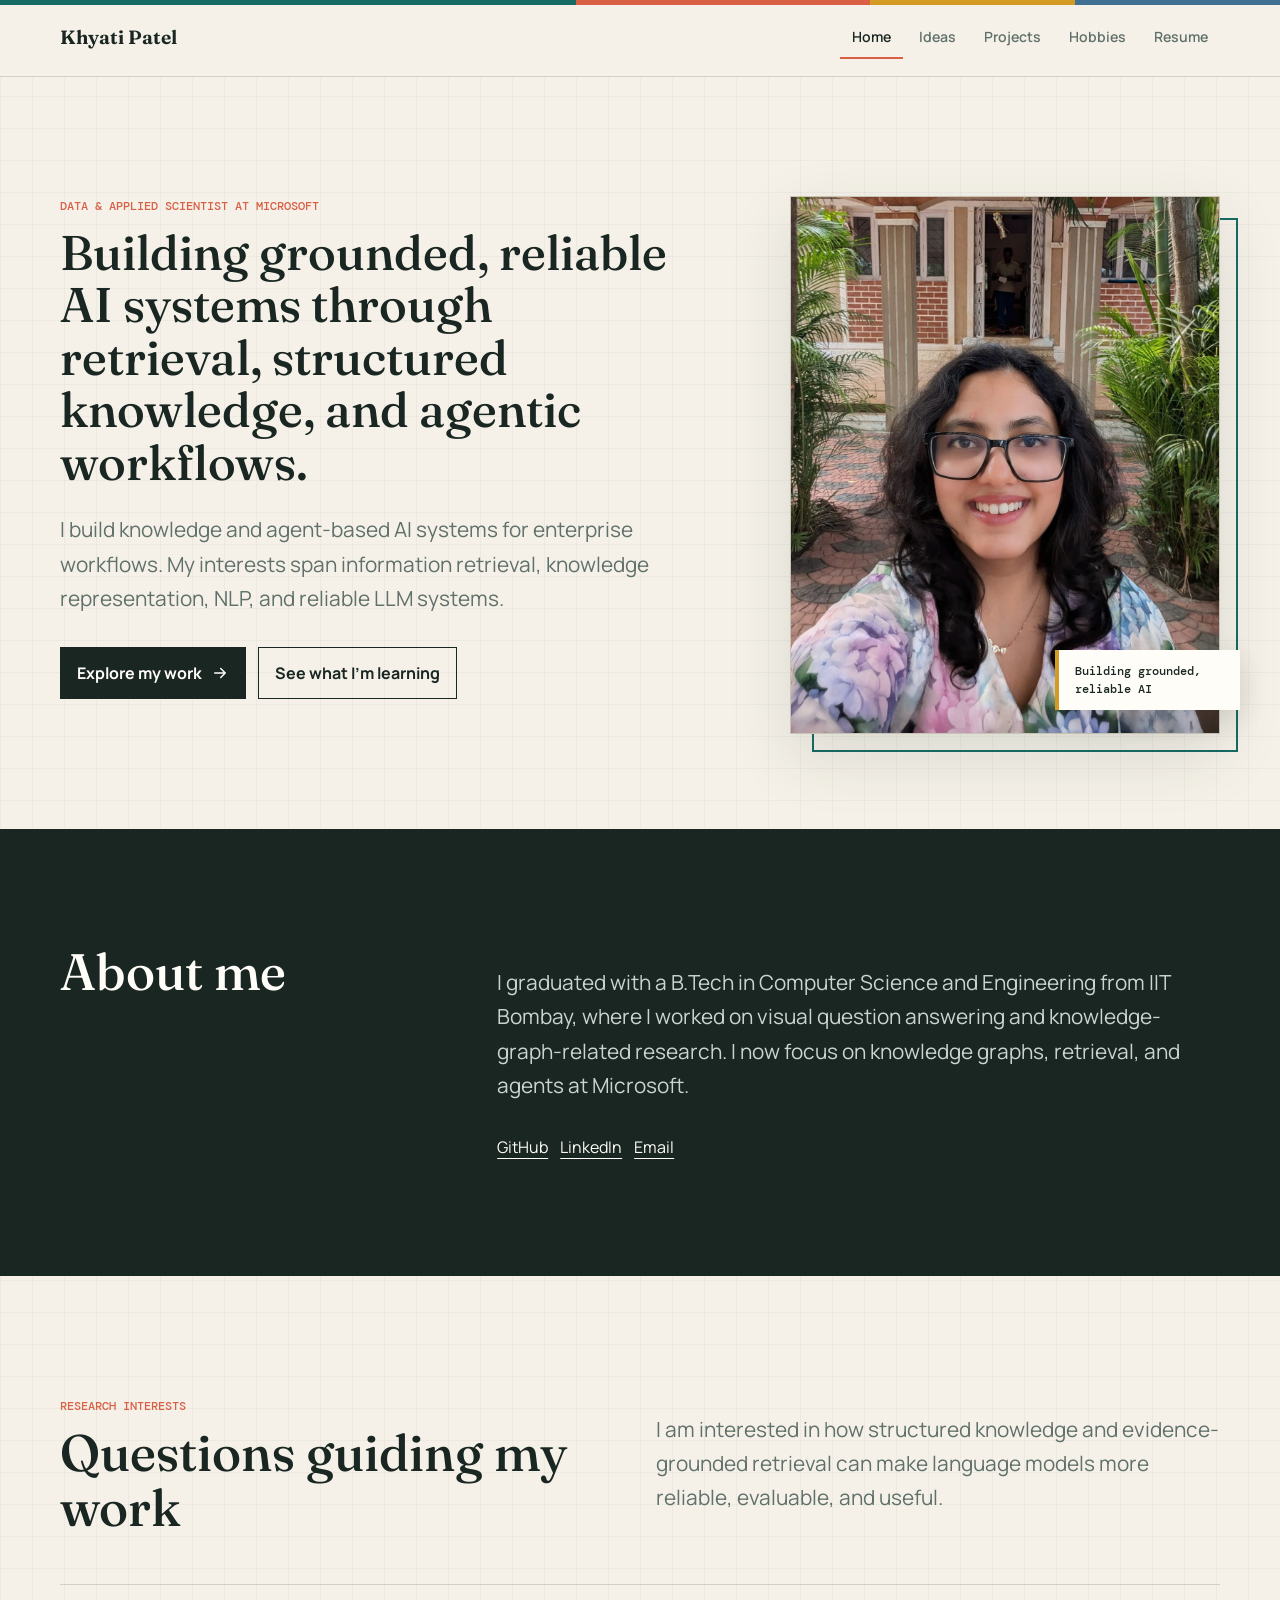
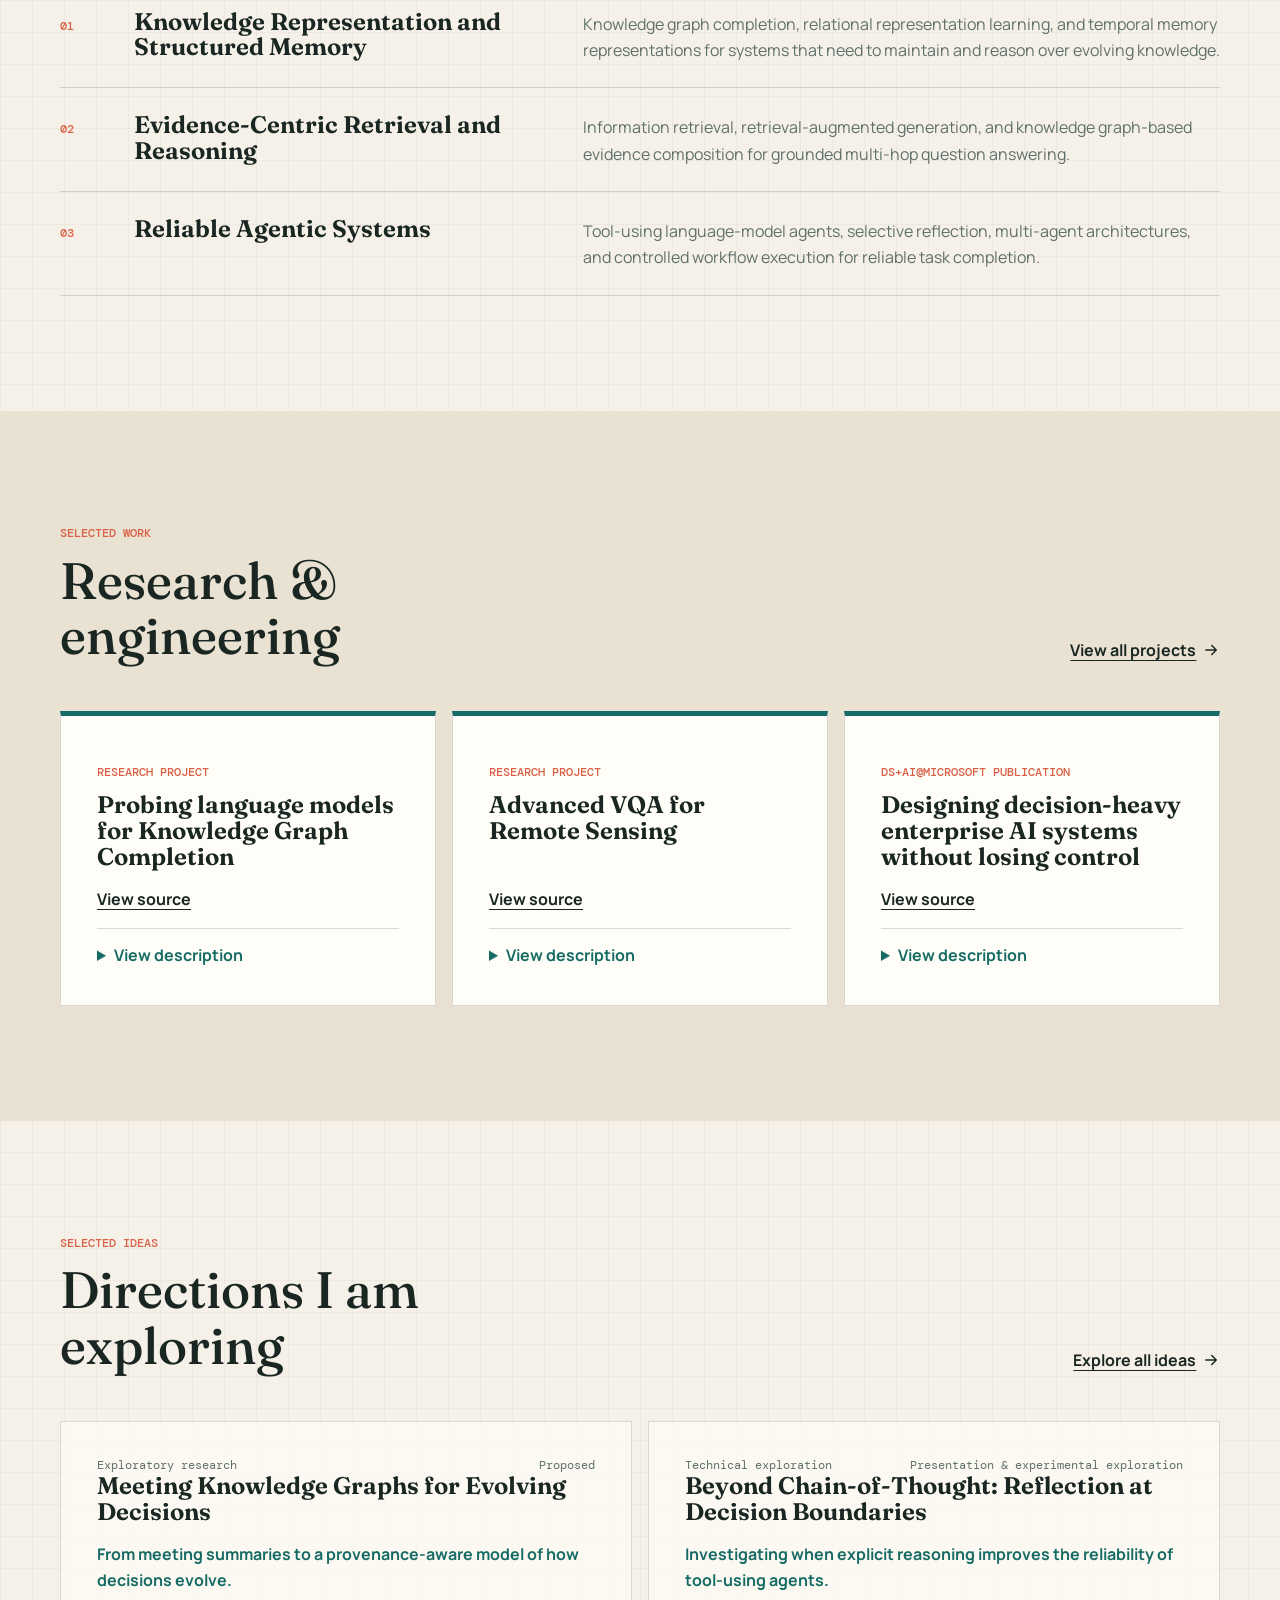
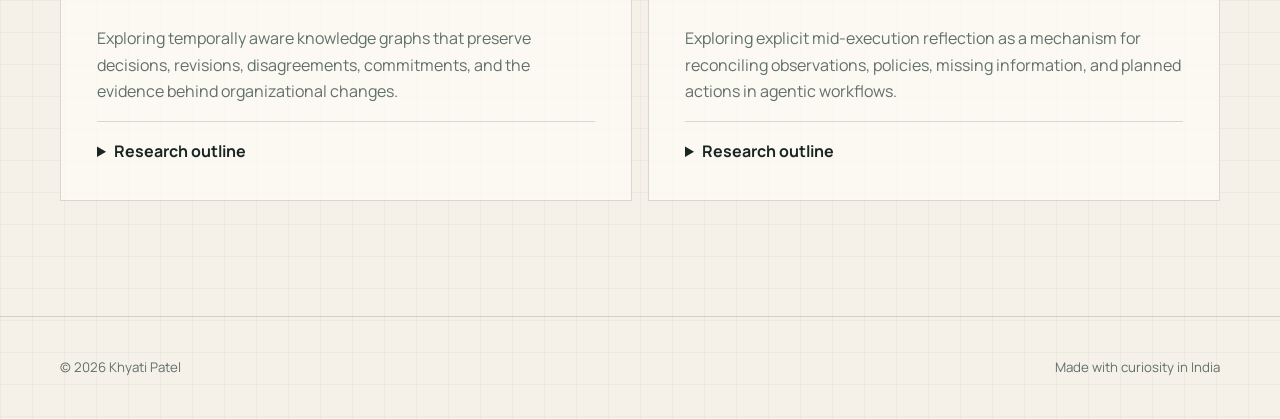
<file: index.html>
<!doctype html>
<html lang="en">
<head>
  <meta charset="utf-8">
  <meta name="viewport" content="width=device-width, initial-scale=1">
  <meta name="description" content="Research and engineering portfolio focused on knowledge graphs, retrieval, grounded LLM systems, and reliable agents.">
  <title>Your Name | Grounded & Reliable AI</title>
  <link rel="stylesheet" href="styles.css">
  <script src="site-data.js" defer></script>
  <script src="app.js" defer></script>
</head>
<body data-page="home">
  <div data-site-header></div>
  <main id="main-content" data-home></main>
  <div data-site-footer></div>
</body>
</html>
</file>
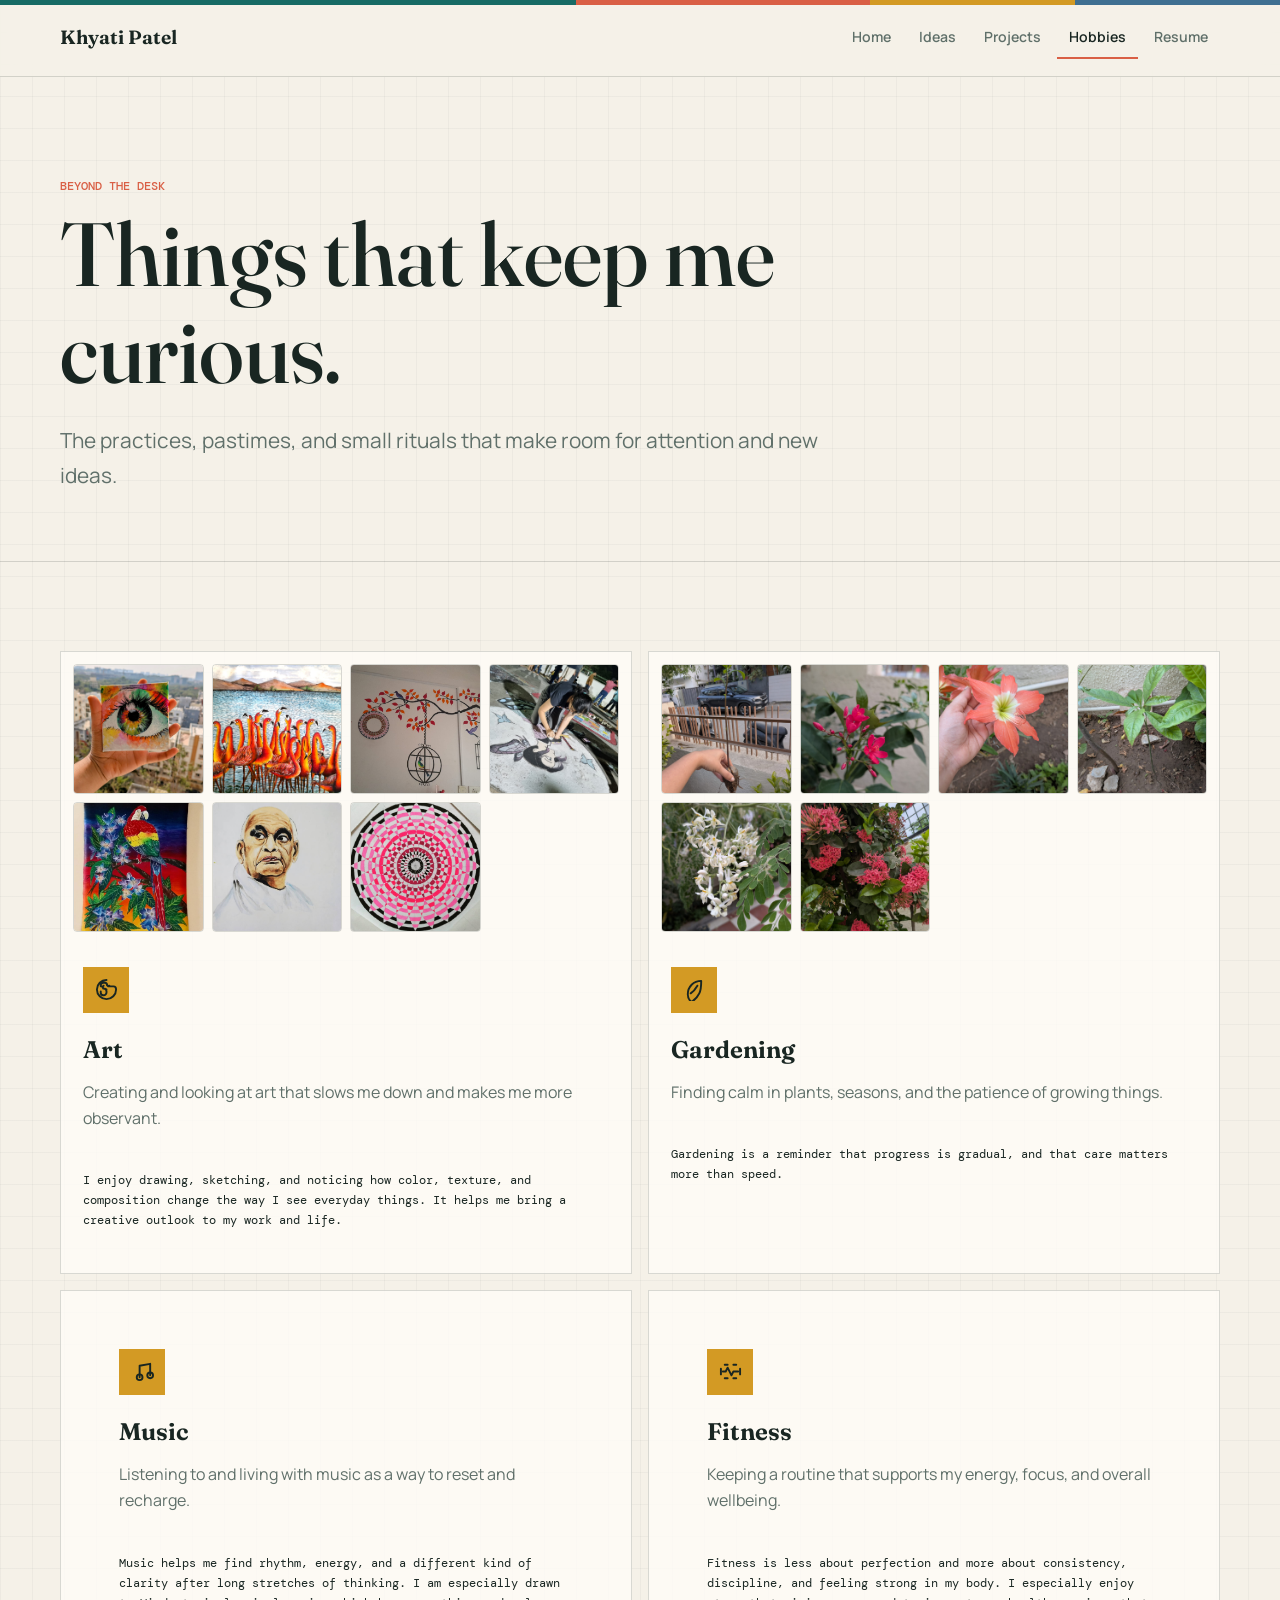
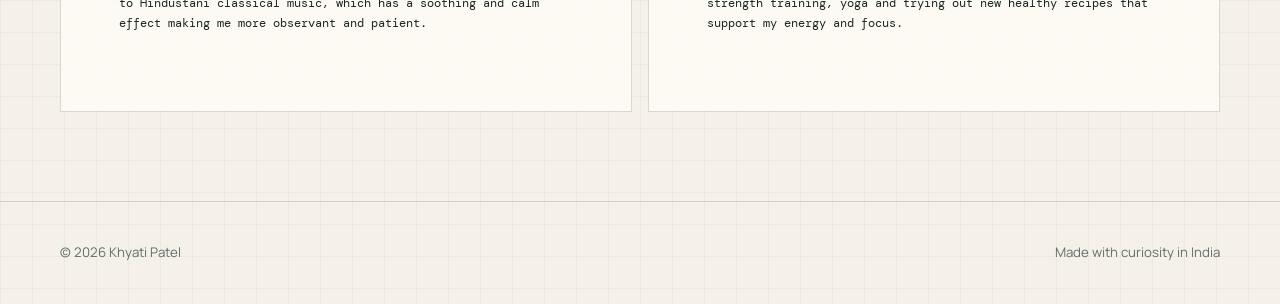
<file: hobbies.html>
<!doctype html>
<html lang="en">
<head>
  <meta charset="utf-8">
  <meta name="viewport" content="width=device-width, initial-scale=1">
  <meta name="description" content="The interests and hobbies that shape life beyond work.">
  <title>Your Name | Hobbies</title>
  <link rel="stylesheet" href="styles.css">
  <script src="site-data.js" defer></script>
  <script src="app.js" defer></script>
</head>
<body data-page="hobbies">
  <div data-site-header></div>
  <main id="main-content">
    <header class="page-heading">
      <div class="shell reveal">
        <p class="eyebrow">Beyond the desk</p>
        <h1>Things that keep me curious.</h1>
        <p class="lede">The practices, pastimes, and small rituals that make room for attention and new ideas.</p>
      </div>
    </header>
    <section class="shell page-content">
      <div class="hobby-grid" data-hobbies></div>
    </section>
  </main>
  <div data-site-footer></div>
</body>
</html>
</file>
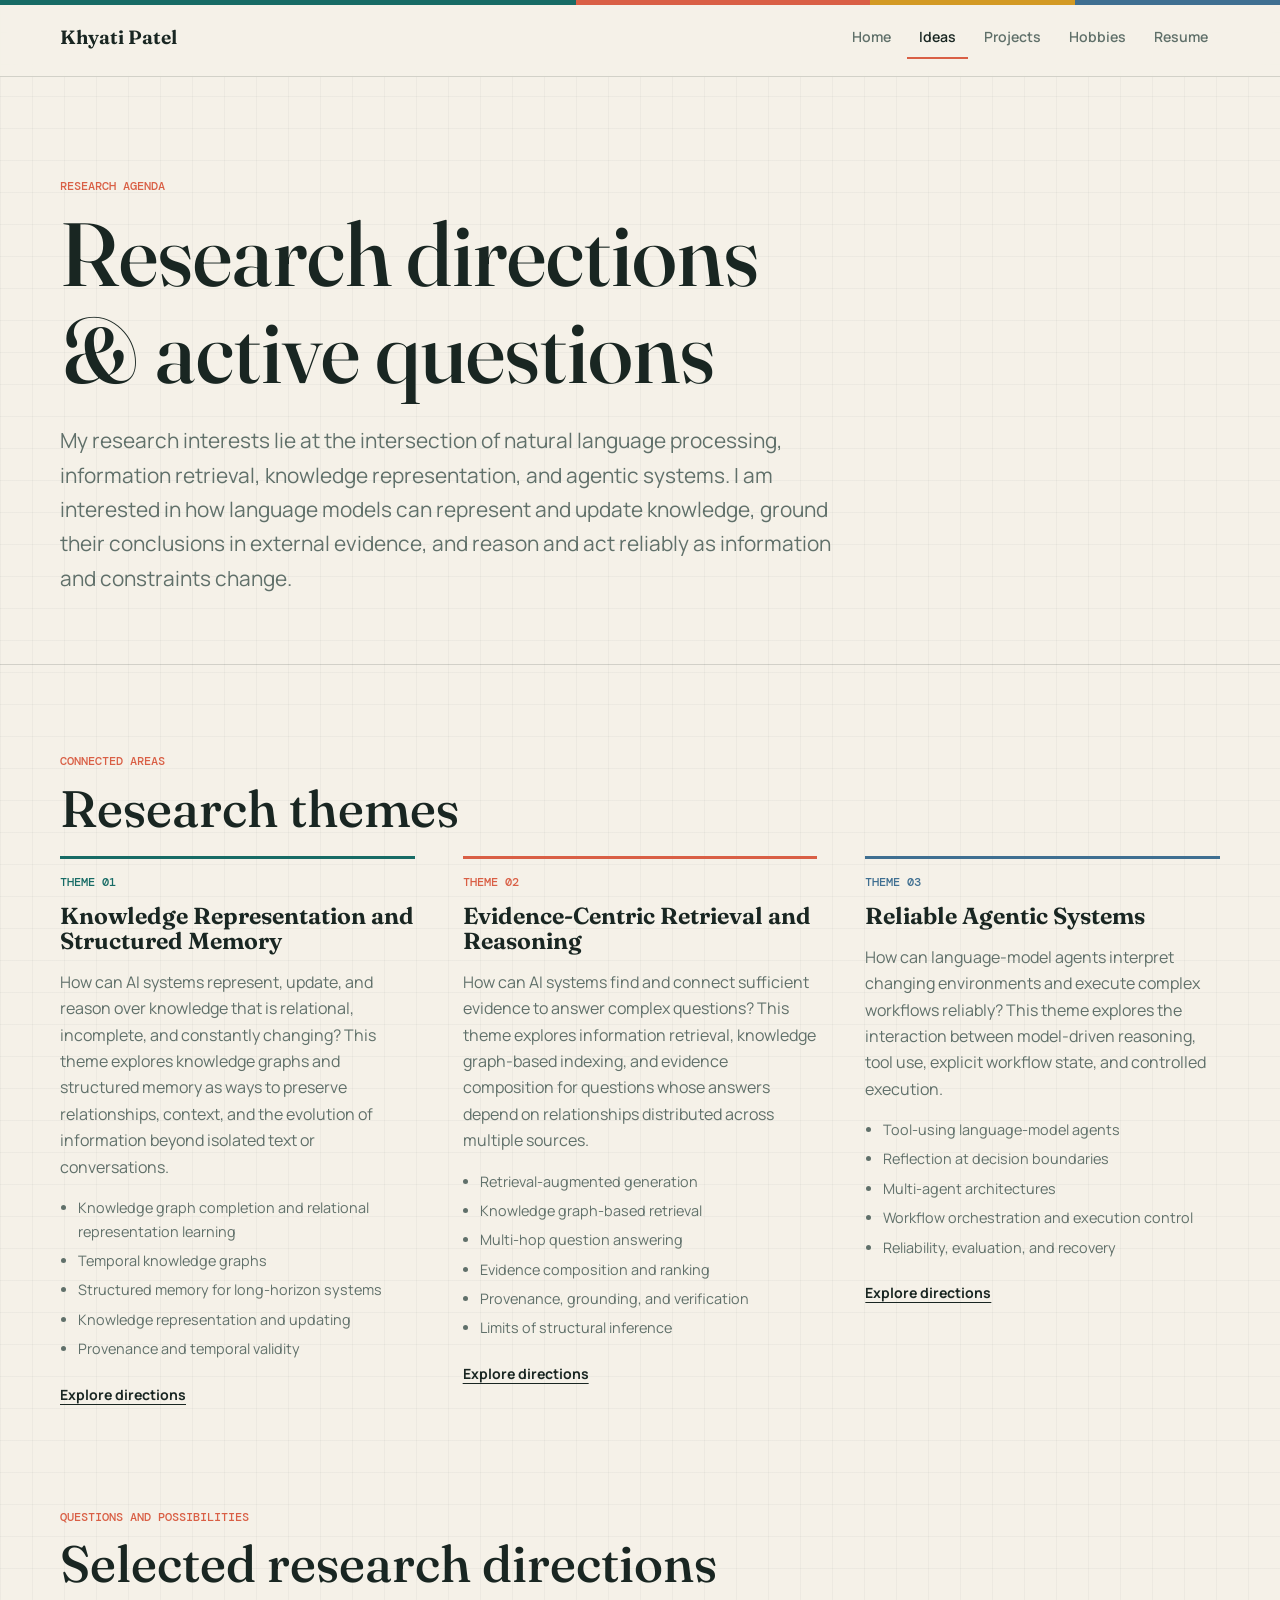
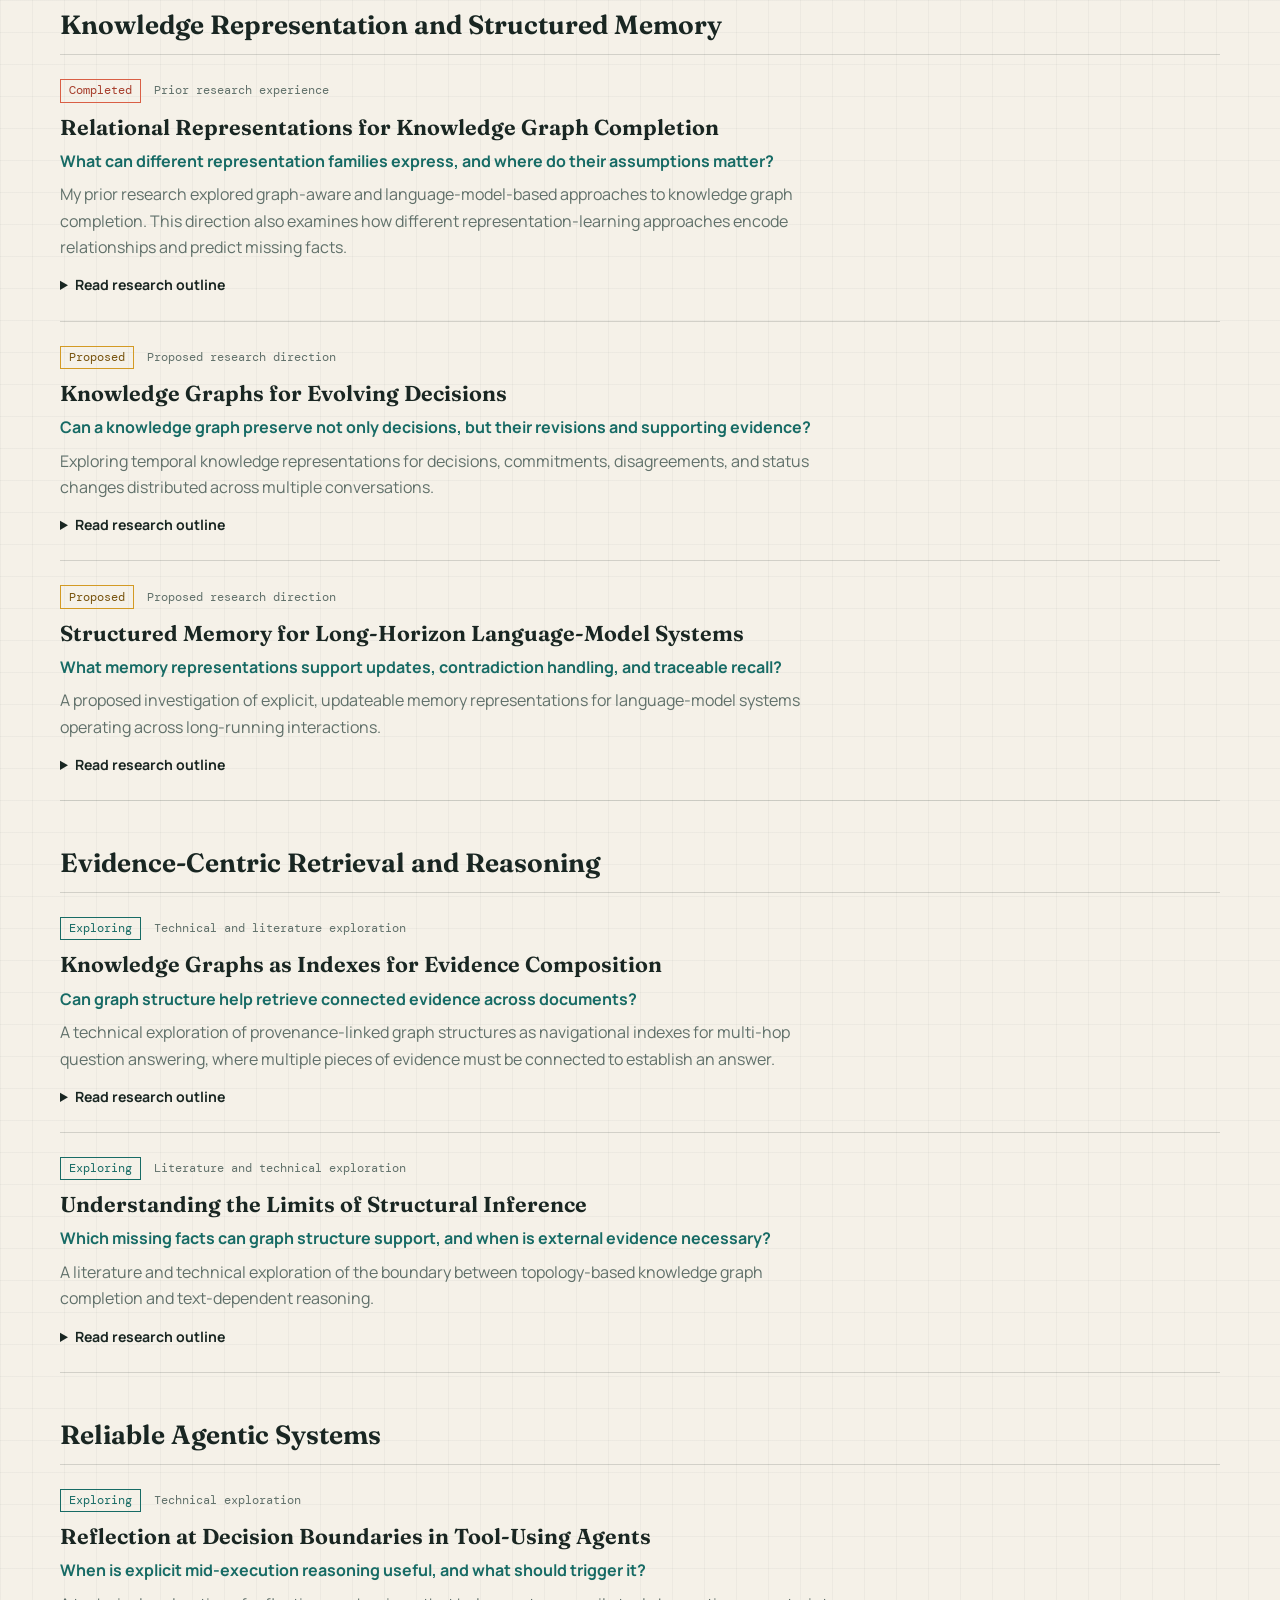
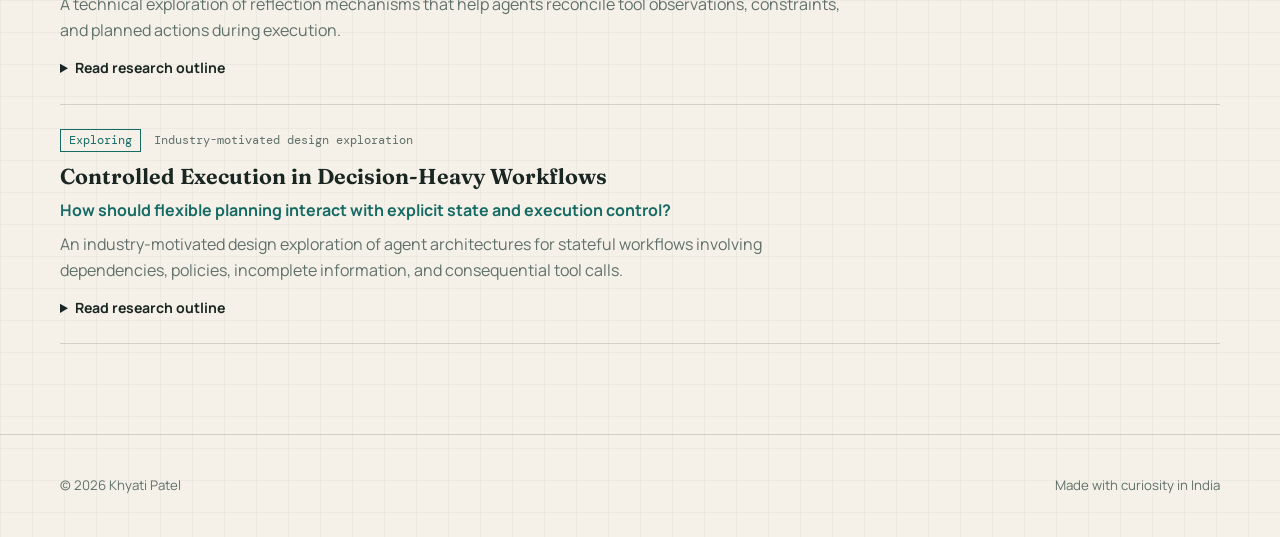
<file: interests.html>
<!doctype html>
<html lang="en">
<head>
  <meta charset="utf-8">
  <meta name="viewport" content="width=device-width, initial-scale=1">
  <meta name="description" content="Research themes and selected directions in structured knowledge, evidence-centric retrieval, and reliable agentic systems.">
  <title>Your Name | Research Agenda</title>
  <link rel="stylesheet" href="styles.css">
  <script src="site-data.js" defer></script>
  <script src="app.js" defer></script>
</head>
<body data-page="interests">
  <div data-site-header></div>
  <main id="main-content">
    <header class="page-heading">
      <div class="shell reveal">
        <p class="eyebrow">Research agenda</p>
        <h1>Reliable language-model systems.</h1>
        <p class="lede" data-research-introduction></p>
      </div>
    </header>
    <section class="shell page-content">
      <section class="research-section" aria-labelledby="research-themes-heading">
        <p class="eyebrow">Connected areas</p>
        <h2 id="research-themes-heading">Research themes</h2>
        <div class="research-themes" data-research-themes></div>
      </section>
      <section class="research-section directions-section" aria-labelledby="research-directions-heading">
        <p class="eyebrow">Questions and possibilities</p>
        <h2 id="research-directions-heading">Selected research directions</h2>
        <div class="research-directions" data-research-directions></div>
      </section>
    </section>
  </main>
  <div data-site-footer></div>
</body>
</html>
</file>
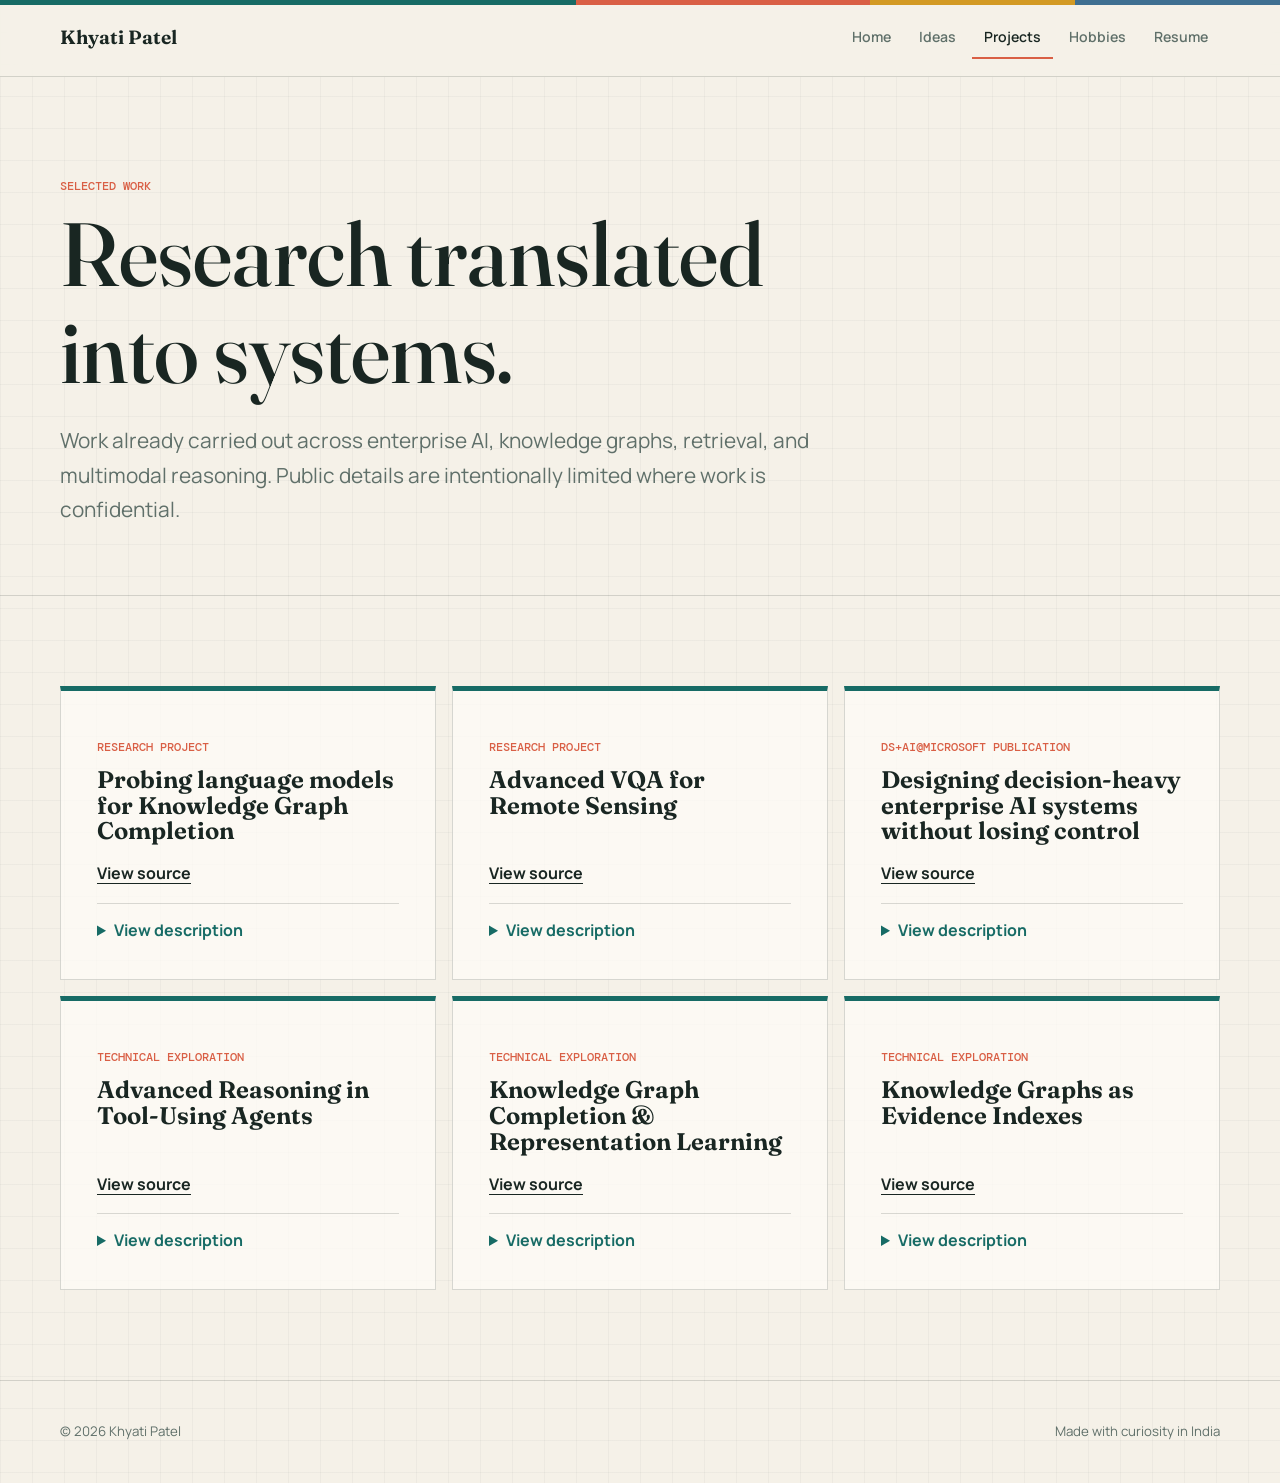
<file: projects.html>
<!doctype html>
<html lang="en">
<head>
  <meta charset="utf-8">
  <meta name="viewport" content="width=device-width, initial-scale=1">
  <meta name="description" content="Research and engineering projects spanning enterprise agents, knowledge graphs, RAG, and multimodal reasoning.">
  <title>Your Name | Research & Engineering Projects</title>
  <link rel="stylesheet" href="styles.css">
  <script src="site-data.js" defer></script>
  <script src="app.js" defer></script>
</head>
<body data-page="projects">
  <div data-site-header></div>
  <main id="main-content">
    <header class="page-heading">
      <div class="shell reveal">
        <p class="eyebrow">Selected work</p>
        <h1>Research translated into systems.</h1>
        <p class="lede">Work already carried out across enterprise AI, knowledge graphs, retrieval, and multimodal reasoning. Public details are intentionally limited where work is confidential.</p>
      </div>
    </header>
    <section class="shell page-content">
      <div class="project-grid" data-projects></div>
    </section>
  </main>
  <div data-site-footer></div>
</body>
</html>
</file>
<file: styles.css>
@import url('https://fonts.googleapis.com/css2?family=DM+Mono:wght@400;500&family=Fraunces:opsz,wght@9..144,500;9..144,650&family=Manrope:wght@400;500;600;700&display=swap');

:root {
  --ink: #192622;
  --muted: #60706a;
  --paper: #f5f1e8;
  --paper-deep: #e9e1d2;
  --white: #fffdf8;
  --teal: #176b65;
  --coral: #d95f45;
  --gold: #d39a24;
  --blue: #3f6f91;
  --line: rgba(25, 38, 34, 0.16);
  --shadow: 0 22px 60px rgba(30, 50, 43, 0.12);
  --max-width: 1160px;
}

* { box-sizing: border-box; }
html { scroll-behavior: smooth; }
body {
  margin: 0;
  color: var(--ink);
  background:
    linear-gradient(rgba(25, 38, 34, 0.035) 1px, transparent 1px),
    linear-gradient(90deg, rgba(25, 38, 34, 0.035) 1px, transparent 1px),
    var(--paper);
  background-size: 32px 32px;
  font-family: "Manrope", sans-serif;
  line-height: 1.65;
}

body::before {
  content: "";
  position: fixed;
  inset: 0 0 auto;
  height: 5px;
  background: linear-gradient(90deg, var(--teal) 0 45%, var(--coral) 45% 68%, var(--gold) 68% 84%, var(--blue) 84%);
  z-index: 20;
}

a { color: inherit; }
img { display: block; max-width: 100%; }
button, a { -webkit-tap-highlight-color: transparent; }

.skip-link {
  position: fixed;
  top: -100px;
  left: 1rem;
  z-index: 30;
  padding: 0.7rem 1rem;
  background: var(--ink);
  color: var(--white);
}
.skip-link:focus { top: 1rem; }

.site-header {
  position: sticky;
  top: 0;
  z-index: 10;
  border-bottom: 1px solid var(--line);
  background: rgba(245, 241, 232, 0.93);
  backdrop-filter: blur(14px);
}
.nav-shell {
  width: min(calc(100% - 2rem), var(--max-width));
  min-height: 76px;
  margin: auto;
  display: flex;
  align-items: center;
  justify-content: space-between;
  gap: 2rem;
}
.wordmark {
  font-family: "Fraunces", serif;
  font-size: 1.2rem;
  font-weight: 650;
  text-decoration: none;
}
.site-nav { display: flex; gap: 0.25rem; }
.site-nav a {
  padding: 0.5rem 0.75rem;
  border-bottom: 2px solid transparent;
  color: var(--muted);
  font-size: 0.88rem;
  font-weight: 600;
  text-decoration: none;
}
.site-nav a:hover, .site-nav a:focus-visible, .site-nav a[aria-current="page"] {
  border-color: var(--coral);
  color: var(--ink);
}
.menu-button {
  display: none;
  width: 42px;
  height: 42px;
  border: 1px solid var(--line);
  background: transparent;
  color: var(--ink);
  cursor: pointer;
}
.menu-button svg { width: 20px; }

main { min-height: calc(100vh - 180px); }
.shell { width: min(calc(100% - 2rem), var(--max-width)); margin-inline: auto; }
.eyebrow {
  margin: 0 0 0.75rem;
  color: var(--coral);
  font: 500 0.75rem/1.2 "DM Mono", monospace;
  letter-spacing: 0;
  text-transform: uppercase;
}
h1, h2, h3 { margin-top: 0; font-family: "Fraunces", serif; line-height: 1.08; }
h1 { max-width: 13ch; margin-bottom: 1.5rem; font-size: clamp(2.8rem, 7vw, 6.5rem); font-weight: 500; }
h2 { margin-bottom: 1.25rem; font-size: clamp(2rem, 4vw, 3.7rem); font-weight: 500; }
h3 { font-size: 1.5rem; font-weight: 650; }
.lede { max-width: 62ch; color: var(--muted); font-size: clamp(1.05rem, 2vw, 1.3rem); }

.hero {
  min-height: calc(92vh - 76px);
  padding: clamp(2.5rem, 5vw, 4rem) 0 2.5rem;
  display: grid;
  grid-template-columns: minmax(0, 1.15fr) minmax(280px, 0.85fr);
  align-items: center;
  gap: clamp(2rem, 8vw, 7rem);
}
.hero-copy { padding-bottom: 2rem; }
.hero h1 { max-width: none; font-size: clamp(2.7rem, 3.8vw, 3.8rem); }
.hero-name { color: var(--teal); }
.hero-actions, .social-links { display: flex; flex-wrap: wrap; gap: 0.75rem; }
.hero-actions { margin-top: 2rem; }
.button {
  min-height: 46px;
  padding: 0.72rem 1rem;
  display: inline-flex;
  align-items: center;
  justify-content: center;
  gap: 0.55rem;
  border: 1px solid var(--ink);
  background: var(--ink);
  color: var(--white);
  font-weight: 700;
  text-decoration: none;
}
.button.secondary { background: transparent; color: var(--ink); }
.button:hover, .button:focus-visible { transform: translateY(-2px); box-shadow: 5px 5px 0 var(--gold); }
.button svg, .text-link svg { width: 18px; height: 18px; }

.portrait-wrap { position: relative; max-width: 430px; justify-self: end; }
.portrait-wrap::before {
  content: "";
  position: absolute;
  inset: 22px -18px -18px 22px;
  border: 2px solid var(--teal);
  z-index: -1;
}
.portrait {
  width: 100%;
  aspect-ratio: 4 / 5;
  object-fit: cover;
  border: 1px solid var(--line);
  box-shadow: var(--shadow);
  background: var(--paper-deep);
}
.availability {
  position: absolute;
  right: -1.25rem;
  bottom: 1.5rem;
  max-width: 185px;
  padding: 0.75rem 1rem;
  border-left: 4px solid var(--gold);
  background: var(--white);
  font: 500 0.78rem/1.45 "DM Mono", monospace;
  box-shadow: 0 10px 30px rgba(25, 38, 34, 0.15);
}

.intro-band { padding: clamp(4rem, 9vw, 8rem) 0; background: var(--ink); color: var(--white); }
.intro-grid { display: grid; grid-template-columns: 0.7fr 1.3fr; gap: 3rem; }
.intro-band .lede { color: #cbd4d0; }
.social-links { margin-top: 2rem; }
.social-links a { color: var(--white); text-underline-offset: 5px; }

.home-section { padding-block: clamp(4rem, 9vw, 8rem); }
.section-heading {
  margin-bottom: 3rem;
  display: grid;
  grid-template-columns: 1fr 1fr;
  align-items: end;
  gap: 2rem;
}
.section-heading h2 { margin-bottom: 0; }
.section-heading .text-link { justify-self: end; }
.interest-list { border-top: 1px solid var(--line); }
.interest-row {
  padding: 1.5rem 0;
  display: grid;
  grid-template-columns: 50px minmax(220px, 0.8fr) 1.2fr;
  gap: 1.5rem;
  border-bottom: 1px solid var(--line);
  align-items: baseline;
}
.interest-row > span { color: var(--coral); font: 500 0.75rem "DM Mono", monospace; }
.interest-row h3, .interest-row p { margin: 0; }
.interest-row p { color: var(--muted); }
.work-band { background: var(--paper-deep); }
.compact-grid .project-card { background: var(--white); }

.page-heading { padding: clamp(4rem, 8vw, 7rem) 0 3rem; border-bottom: 1px solid var(--line); }
.page-heading h1 { max-width: 14ch; }
.page-content { padding: clamp(3rem, 7vw, 6rem) 0; }

.hobby-grid, .project-grid, .article-grid { display: grid; grid-template-columns: repeat(2, 1fr); gap: 1rem; }
.hobby-card, .project-card, .article-card {
  min-width: 0;
  padding: clamp(1.4rem, 3vw, 2.25rem);
  border: 1px solid var(--line);
  background: rgba(255, 253, 248, 0.72);
}
.hobby-card { min-height: 280px; display: flex; flex-direction: column; }
.hobby-icon {
  width: 46px;
  height: 46px;
  margin-bottom: 3rem;
  display: grid;
  place-items: center;
  background: var(--gold);
  color: var(--ink);
}
.hobby-icon svg { width: 23px; }
.text-card {
  min-height: 260px;
  display: flex;
  flex-direction: column;
  background: rgba(255, 253, 248, 0.8);
}
.text-card.has-gallery {
  padding: 0;
  overflow: hidden;
}
.hobby-gallery {
  display: grid;
  grid-template-columns: repeat(auto-fit, minmax(120px, 1fr));
  gap: 0.5rem;
  padding: 0.75rem;
}
.hobby-gallery img {
  width: 100%;
  height: 130px;
  object-fit: cover;
  display: block;
  border: 1px solid var(--line);
  border-radius: 0.25rem;
}
.hobby-text {
  padding: 1.4rem 1.4rem 1.8rem;
}
.text-card .hobby-icon {
  margin-bottom: 1.5rem;
}
.text-card h3 {
  margin-bottom: 0.75rem;
}
.card-copy { color: var(--muted); }
.card-detail { margin-top: auto; padding-top: 1.5rem; font: 400 0.78rem/1.6 "DM Mono", monospace; }

.project-grid { grid-template-columns: repeat(3, 1fr); }
.project-card { min-height: 0; display: flex; flex-direction: column; border-top: 5px solid var(--teal); }
.project-status { color: var(--coral); font: 500 0.75rem "DM Mono", monospace; text-transform: uppercase; }
.project-card h3 { margin-bottom: 1rem; }
.project-advisor {
  margin: 0 0 1rem;
  color: var(--teal);
  font: 500 0.76rem "DM Mono", monospace;
}
.project-details { margin-top: 1rem; padding-top: 0.8rem; border-top: 1px solid var(--line); }
.project-details summary { color: var(--teal); cursor: pointer; font-weight: 700; }
.project-details summary:hover, .project-details summary:focus-visible { color: var(--coral); }
.project-details .tags { margin-bottom: 0; }
.project-bullets {
  margin: 0;
  padding-left: 1.1rem;
  color: var(--muted);
}
.project-bullets li + li { margin-top: 0.45rem; }
.tags { display: flex; flex-wrap: wrap; gap: 0.4rem; margin: 1.5rem 0; }
.tag { padding: 0.25rem 0.55rem; background: var(--paper-deep); font: 400 0.72rem "DM Mono", monospace; }
.project-links { display: flex; gap: 1rem; margin-top: auto; }
.text-link { display: inline-flex; align-items: center; gap: 0.35rem; font-weight: 700; text-underline-offset: 4px; }

.mind-map {
  position: relative;
  min-height: 680px;
  display: grid;
  grid-template-columns: 1fr 0.8fr 1fr;
  grid-template-rows: 1fr 1fr;
  gap: 1.5rem 3rem;
  align-items: center;
}
.mind-map::before, .mind-map::after {
  content: "";
  position: absolute;
  left: 50%;
  top: 15%;
  width: 1px;
  height: 70%;
  background: var(--line);
  z-index: -1;
}
.mind-map::after { transform: rotate(90deg); }
.map-center {
  grid-column: 2;
  grid-row: 1 / 3;
  aspect-ratio: 1;
  display: grid;
  place-items: center;
  padding: 1rem;
  border: 2px solid var(--ink);
  border-radius: 50%;
  background: var(--ink);
  color: var(--white);
  text-align: center;
  font-family: "Fraunces", serif;
  font-size: clamp(1.3rem, 3vw, 2.2rem);
}
.map-branch { padding: 1.5rem; border-left: 5px solid var(--branch-color); background: var(--white); box-shadow: 0 12px 34px rgba(25, 38, 34, 0.08); }
.map-branch:nth-of-type(2), .map-branch:nth-of-type(4) { text-align: right; }
.map-branch ul { margin: 0; padding: 0; list-style: none; color: var(--muted); }
.map-branch li + li { margin-top: 0.4rem; }
.map-branch[data-color="coral"] { --branch-color: var(--coral); }
.map-branch[data-color="gold"] { --branch-color: var(--gold); }
.map-branch[data-color="teal"] { --branch-color: var(--teal); }
.map-branch[data-color="blue"] { --branch-color: var(--blue); }

.research-section + .research-section { margin-top: clamp(4rem, 8vw, 7rem); }
.research-themes { display: grid; grid-template-columns: repeat(3, minmax(0, 1fr)); gap: clamp(1.5rem, 4vw, 3rem); }
.research-theme {
  --theme-accent: var(--teal);
  padding-top: 1rem;
  border-top: 3px solid var(--theme-accent);
}
.research-theme[data-theme="evidence-retrieval"] { --theme-accent: var(--coral); }
.research-theme[data-theme="reliable-agents"] { --theme-accent: var(--blue); }
.theme-number { margin: 0 0 0.8rem; color: var(--theme-accent); font: 500 0.72rem "DM Mono", monospace; text-transform: uppercase; }
.research-theme h3 { margin-bottom: 0.8rem; font-size: 1.45rem; }
.theme-description { color: var(--muted); }
.theme-topics { margin: 1rem 0 1.25rem; padding-left: 1.1rem; color: var(--muted); font-size: 0.9rem; }
.theme-topics li + li { margin-top: 0.35rem; }
.theme-link { color: var(--ink); font-size: 0.88rem; font-weight: 700; text-underline-offset: 4px; }
.direction-theme + .direction-theme { margin-top: 3rem; }
.direction-theme { scroll-margin-top: 6rem; }
.direction-theme > h3 { margin-bottom: 0; padding-bottom: 0.9rem; border-bottom: 1px solid var(--line); font-size: 1.65rem; }
.research-direction { padding: 1.5rem 0; border-bottom: 1px solid var(--line); }
.direction-meta { margin-bottom: 0.75rem; display: flex; flex-wrap: wrap; align-items: center; gap: 0.45rem 0.8rem; color: var(--muted); font: 400 0.72rem "DM Mono", monospace; }
.direction-status { padding: 0.2rem 0.5rem; border: 1px solid var(--line); color: var(--ink); }
.direction-status[data-status="proposed"] { border-color: var(--gold); color: #76520c; }
.direction-status[data-status="exploring"] { border-color: var(--teal); color: var(--teal); }
.direction-status[data-status="active"] { border-color: var(--blue); color: var(--blue); }
.direction-status[data-status="completed"] { border-color: var(--coral); color: #a63d2b; }
.research-direction h4 { margin: 0 0 0.45rem; font: 650 1.35rem/1.2 "Fraunces", serif; }
.direction-subtitle { margin: 0 0 0.45rem; color: var(--teal); font-weight: 700; }
.direction-overview { max-width: 78ch; margin: 0; color: var(--muted); }
.research-direction details { margin-top: 0.8rem; }
.research-direction summary { width: fit-content; color: var(--ink); cursor: pointer; font-size: 0.88rem; font-weight: 700; text-underline-offset: 4px; }
.research-direction summary:hover, .research-direction summary:focus-visible, .theme-link:hover, .theme-link:focus-visible { color: var(--coral); }
.direction-details { max-width: 78ch; padding-top: 0.6rem; color: var(--muted); }
.direction-details h5 { margin: 1rem 0 0.25rem; color: var(--ink); font: 500 0.72rem "DM Mono", monospace; text-transform: uppercase; }
.direction-details p { margin: 0; }
.direction-details ul { margin: 0; padding-left: 1.2rem; }
.direction-details li + li { margin-top: 0.35rem; }

.section-rule { margin: clamp(4rem, 8vw, 7rem) 0 3rem; border: 0; border-top: 1px solid var(--line); }
.article-card { min-height: 230px; }
.article-meta { display: flex; justify-content: space-between; gap: 1rem; color: var(--muted); font: 400 0.72rem "DM Mono", monospace; }
.idea-card { display: flex; flex-direction: column; }
.idea-subtitle { margin-top: -0.5rem; color: var(--teal); font-weight: 700; }
.idea-card details { margin-top: auto; padding-top: 1rem; border-top: 1px solid var(--line); }
.idea-card summary { cursor: pointer; font-weight: 700; }
.idea-details { padding-top: 1rem; color: var(--muted); }
.idea-details h4 { margin: 1rem 0 0.25rem; color: var(--ink); font: 500 0.75rem "DM Mono", monospace; text-transform: uppercase; }
.idea-details p { margin: 0; }

.site-footer { padding: 2.5rem 0; border-top: 1px solid var(--line); }
.footer-inner { display: flex; justify-content: space-between; gap: 2rem; color: var(--muted); font-size: 0.83rem; }

.reveal { animation: reveal 650ms ease both; }
.reveal-delay { animation-delay: 120ms; }
@keyframes reveal { from { opacity: 0; transform: translateY(18px); } to { opacity: 1; transform: none; } }
@media (prefers-reduced-motion: reduce) { *, *::before, *::after { scroll-behavior: auto !important; animation: none !important; transition: none !important; } }

@media (max-width: 820px) {
  .menu-button { display: grid; place-items: center; }
  .site-nav {
    position: absolute;
    inset: 76px 0 auto;
    padding: 0.75rem 1rem 1rem;
    display: none;
    flex-direction: column;
    border-bottom: 1px solid var(--line);
    background: var(--paper);
  }
  .site-nav[data-open="true"] { display: flex; }
  .site-nav a { padding: 0.75rem; }
  .hero { min-height: auto; grid-template-columns: 1fr; }
  .portrait-wrap { width: min(90%, 430px); justify-self: center; }
  .intro-grid, .project-grid, .section-heading, .research-themes { grid-template-columns: 1fr; }
  .section-heading .text-link { justify-self: start; }
  .interest-row { grid-template-columns: 36px 1fr; }
  .interest-row p { grid-column: 2; }
  .mind-map { min-height: 0; grid-template-columns: 1fr; grid-template-rows: auto; gap: 1rem; }
  .mind-map::before, .mind-map::after { display: none; }
  .map-center { grid-column: 1; grid-row: 1; width: 190px; justify-self: center; }
  .map-branch:nth-of-type(n) { text-align: left; }
}

@media (max-width: 560px) {
  .hobby-grid, .article-grid { grid-template-columns: 1fr; }
  .availability { right: -0.5rem; }
  .footer-inner { flex-direction: column; gap: 0.5rem; }
}
</file>
